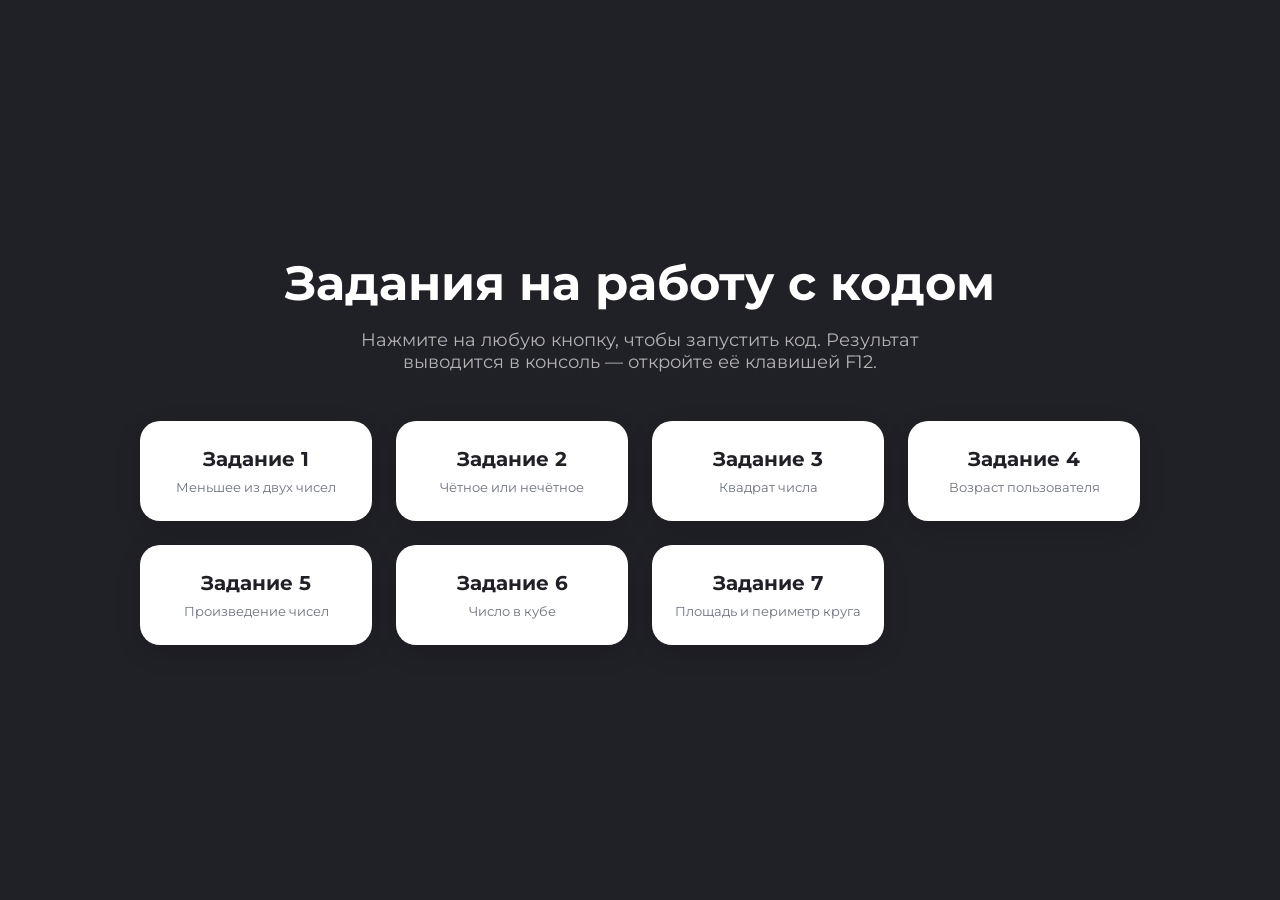
<file: hw-4/index.html>
<!DOCTYPE html>
<html lang="ru">
<head>
  <meta charset="UTF-8">
  <meta name="viewport" content="width=device-width, initial-scale=1.0">
  <title>Задания на работу с кодом — часть 3</title>
  <link rel="stylesheet" href="style.css">
</head>
<body>

  <main class="container">
    <header class="header">
      <h1 class="header__title">Задания на работу с кодом</h1>
      <p class="header__subtitle">Нажмите на любую кнопку, чтобы запустить код. Результат выводится в консоль — откройте её клавишей F12.</p>
    </header>

    <div class="tasks-grid">
      <button class="tasks-btn" onclick="runTask1()">Задание 1 <span>Меньшее из двух чисел</span></button>
      <button class="tasks-btn" onclick="runTask2()">Задание 2 <span>Чётное или нечётное</span></button>
      <button class="tasks-btn" onclick="runTask3()">Задание 3 <span>Квадрат числа</span></button>
      <button class="tasks-btn" onclick="runTask4()">Задание 4 <span>Возраст пользователя</span></button>
      <button class="tasks-btn" onclick="runTask5()">Задание 5 <span>Произведение чисел</span></button>
      <button class="tasks-btn" onclick="runTask6()">Задание 6 <span>Число в кубе</span></button>
      <button class="tasks-btn" onclick="runTask7()">Задание 7 <span>Площадь и периметр круга</span></button>
    </div>
  </main>
  <script src="script.js"></script>
</body>
</html>
</file>
<file: hw-4/style.css>
@import url('https://fonts.googleapis.com/css2?family=Montserrat:wght@400;700&display=swap');

* {
  box-sizing: border-box;
  margin: 0;
  padding: 0;
}

body {
  background-color: #202027;
  font-family: 'Montserrat', sans-serif;
  color: #ffffff;
  min-height: 100vh;
  display: flex;
  justify-content: center;
  align-items: center;
  padding: 20px;
}

.container {
  width: 100%;
  max-width: 1000px;
  text-align: center;
}

.header {
  margin-bottom: 48px;
}

.header__title {
  font-size: 48px;
  font-weight: 700;
  line-height: 1.2;
  margin-bottom: 16px;
}

.header__subtitle {
  font-size: 18px;
  color: #b3b3b3;
  font-weight: 400;
  max-width: 640px;
  margin: 0 auto;
}

.tasks-grid {
  display: grid;
  grid-template-columns: repeat(auto-fill, minmax(220px, 1fr));
  gap: 24px;
}

.tasks-btn {
  background-color: #ffffff;
  color: #202027;
  border: 2px solid transparent;
  padding: 24px 16px;
  font-size: 20px;
  font-weight: 700;
  font-family: inherit;
  border-radius: 20px;
  cursor: pointer;
  display: flex;
  flex-direction: column;
  align-items: center;
  gap: 8px;
  box-shadow: 0 8px 24px rgba(0, 0, 0, 0.15);
  transition: transform 0.2s ease, background-color 0.2s ease, border-color 0.2s ease, color 0.2s ease;
}

.tasks-btn span {
  font-size: 13px;
  font-weight: 400;
  color: #6c727f;
}

.tasks-btn:hover {
  background-color: #BCEC30;
  color: #202027;
  transform: translateY(-4px);
  border-color: #ffffff;
}

.tasks-btn:hover span {
  color: #202027;
}

@media (max-width: 480px) {
  .header__title {
    font-size: 32px;
  }
  .header__subtitle {
    font-size: 15px;
  }
  .tasks-grid {
    grid-template-columns: 1fr;
    gap: 16px;
  }
}
</file>
